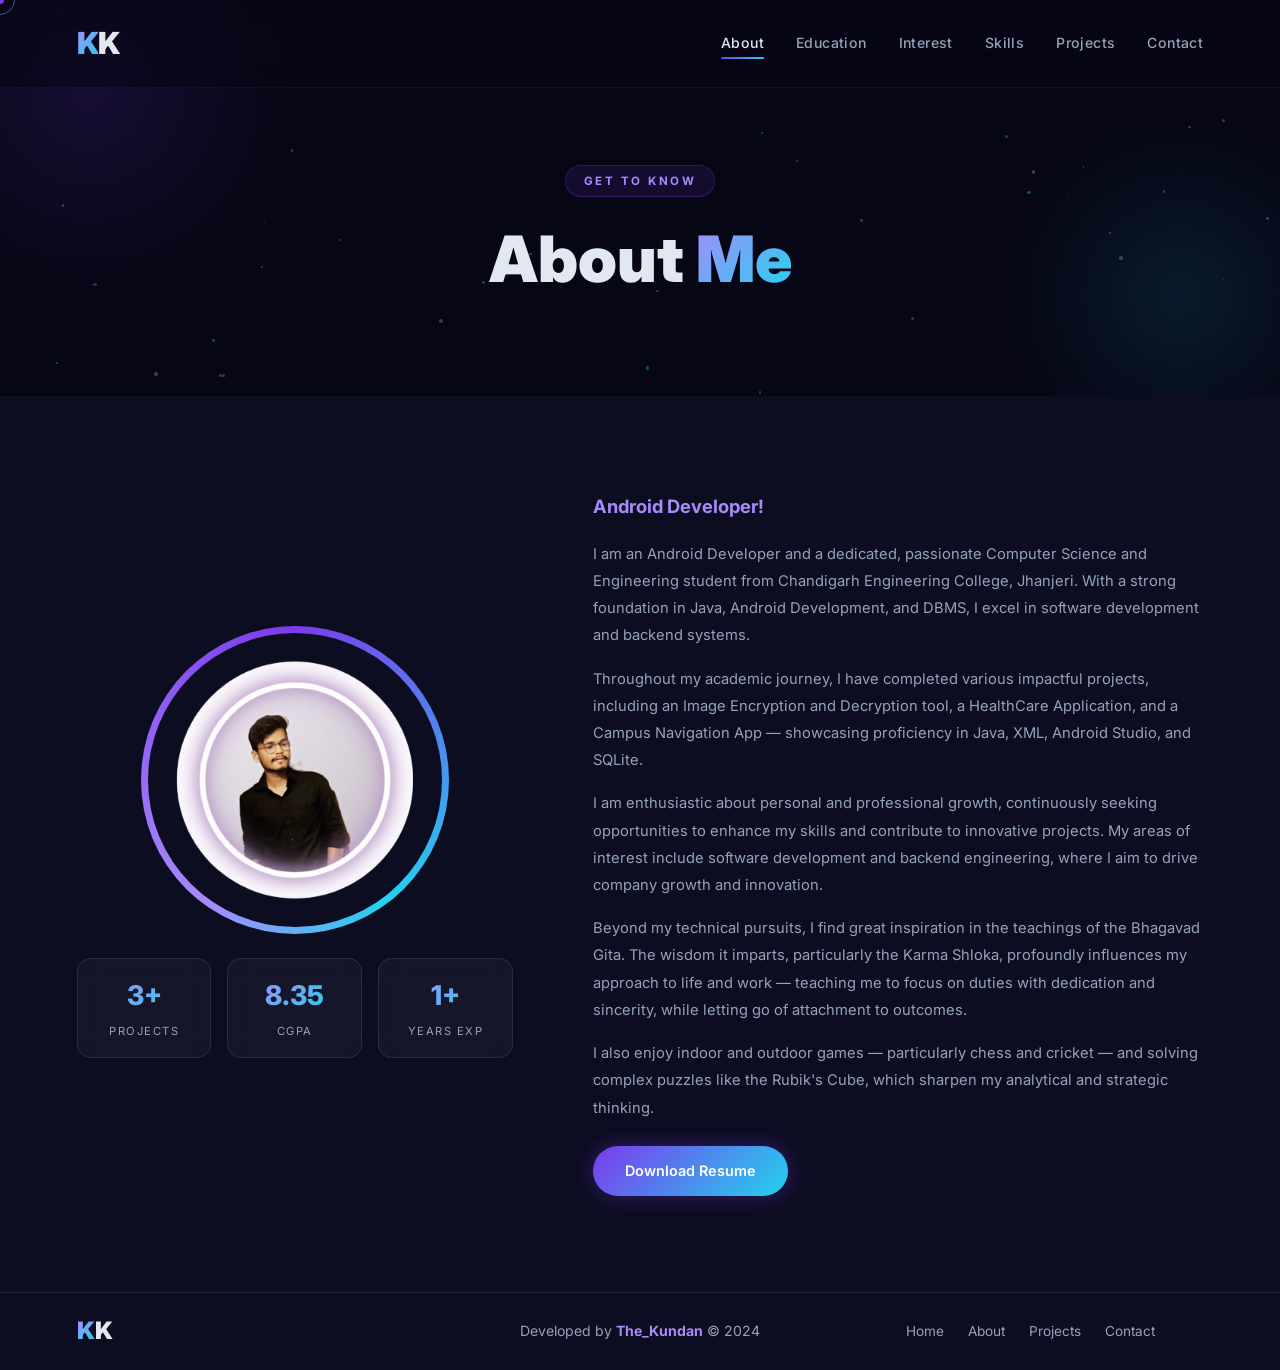
<file: about.html>
<!DOCTYPE html>
<html lang="en">

<head>
    <meta charset="UTF-8">
    <meta name="viewport" content="width=device-width, initial-scale=1.0">
    <link rel="icon" type="image/svg+xml" href="assets/images/favicon.svg">
    <title>About Me | Kundan Kumar</title>
    <link rel="stylesheet" href="assets/css/stylesheet.css">
    <link href='https://unpkg.com/boxicons@2.1.4/css/boxicons.min.css' rel='stylesheet'>
    <link rel="stylesheet" href="https://cdnjs.cloudflare.com/ajax/libs/font-awesome/6.0.0-beta3/css/all.min.css">
    <link rel="stylesheet" href="https://unpkg.com/aos@2.3.1/dist/aos.css">
    <link href="https://fonts.googleapis.com/css2?family=Inter:wght@300;400;500;600;700;800;900&display=swap" rel="stylesheet">
</head>

<body>

    <div class="scroll-progress" id="scrollProgress"></div>
    <div class="cursor" id="cursor"></div>
    <div class="cursor-follower" id="cursorFollower"></div>

    <!-- Header -->
    <header class="header" id="header">
        <a href="index.html" class="logo"><span>K</span>K</a>
        <nav class="navbar" id="navbar">
            <a href="about.html" class="nav-link">About</a>
            <a href="education.html" class="nav-link">Education</a>
            <a href="services.html" class="nav-link">Interest</a>
            <a href="skills.html" class="nav-link">Skills</a>
            <a href="projects.html" class="nav-link">Projects</a>
            <a href="contact.html" class="nav-link">Contact</a>
        </nav>
        <div class="menu-btn" id="menuBtn">
            <span></span><span></span><span></span>
        </div>
    </header>

    <!-- Page Banner -->
    <div class="page-banner">
        <div class="particles" id="particles"></div>
        <div class="banner-content">
            <span class="section-tag">Get To Know</span>
            <h1 class="banner-title">About <span>Me</span></h1>
        </div>
    </div>

    <!-- About Section -->
    <section class="about" id="about">
        <div class="about-content">
            <div class="about-img-col" data-aos="fade-right" data-aos-duration="900">
                <div class="img-wrapper">
                    <div class="img-border-ring"></div>
                    <img src="assets/images/pic2.png" alt="About Kundan">
                </div>
                <div class="about-stats">
                    <div class="stat">
                        <span class="stat-number">3+</span>
                        <span class="stat-label">Projects</span>
                    </div>
                    <div class="stat">
                        <span class="stat-number">8.35</span>
                        <span class="stat-label">CGPA</span>
                    </div>
                    <div class="stat">
                        <span class="stat-number">1+</span>
                        <span class="stat-label">Years Exp</span>
                    </div>
                </div>
            </div>
            <div class="about-text" data-aos="fade-left" data-aos-duration="900">
                <h4>Android Developer!</h4>
                <p>I am an Android Developer and a dedicated, passionate Computer Science and Engineering student from Chandigarh Engineering College, Jhanjeri. With a strong foundation in Java, Android Development, and DBMS, I excel in software development and backend systems.</p>
                <p>Throughout my academic journey, I have completed various impactful projects, including an Image Encryption and Decryption tool, a HealthCare Application, and a Campus Navigation App — showcasing proficiency in Java, XML, Android Studio, and SQLite.</p>
                <p>I am enthusiastic about personal and professional growth, continuously seeking opportunities to enhance my skills and contribute to innovative projects. My areas of interest include software development and backend engineering, where I aim to drive company growth and innovation.</p>
                <p>Beyond my technical pursuits, I find great inspiration in the teachings of the Bhagavad Gita. The wisdom it imparts, particularly the Karma Shloka, profoundly influences my approach to life and work — teaching me to focus on duties with dedication and sincerity, while letting go of attachment to outcomes.</p>
                <p>I also enjoy indoor and outdoor games — particularly chess and cricket — and solving complex puzzles like the Rubik's Cube, which sharpen my analytical and strategic thinking.</p>
                <a href="https://drive.google.com/file/d/1DSvhK-3ngInSVbsGZp3fw6tH8f1poHwX/view?usp=drive_link" class="btn-primary" target="_blank">Download Resume</a>
            </div>
        </div>
    </section>

    <!-- Footer -->
    <footer class="footer">
        <div class="footer-content">
            <div class="footer-logo"><span>K</span>K</div>
            <p>Developed by <span>The_Kundan</span> &copy; 2024</p>
            <div class="footer-links">
                <a href="index.html">Home</a>
                <a href="about.html">About</a>
                <a href="projects.html">Projects</a>
                <a href="contact.html">Contact</a>
            </div>
        </div>
    </footer>
    <a href="#" class="back-top" id="backTop"><i class='bx bx-chevron-up'></i></a>

    <script src="https://unpkg.com/aos@2.3.1/dist/aos.js"></script>
    <script src="assets/js/main.js"></script>
</body>

</html>
</file>
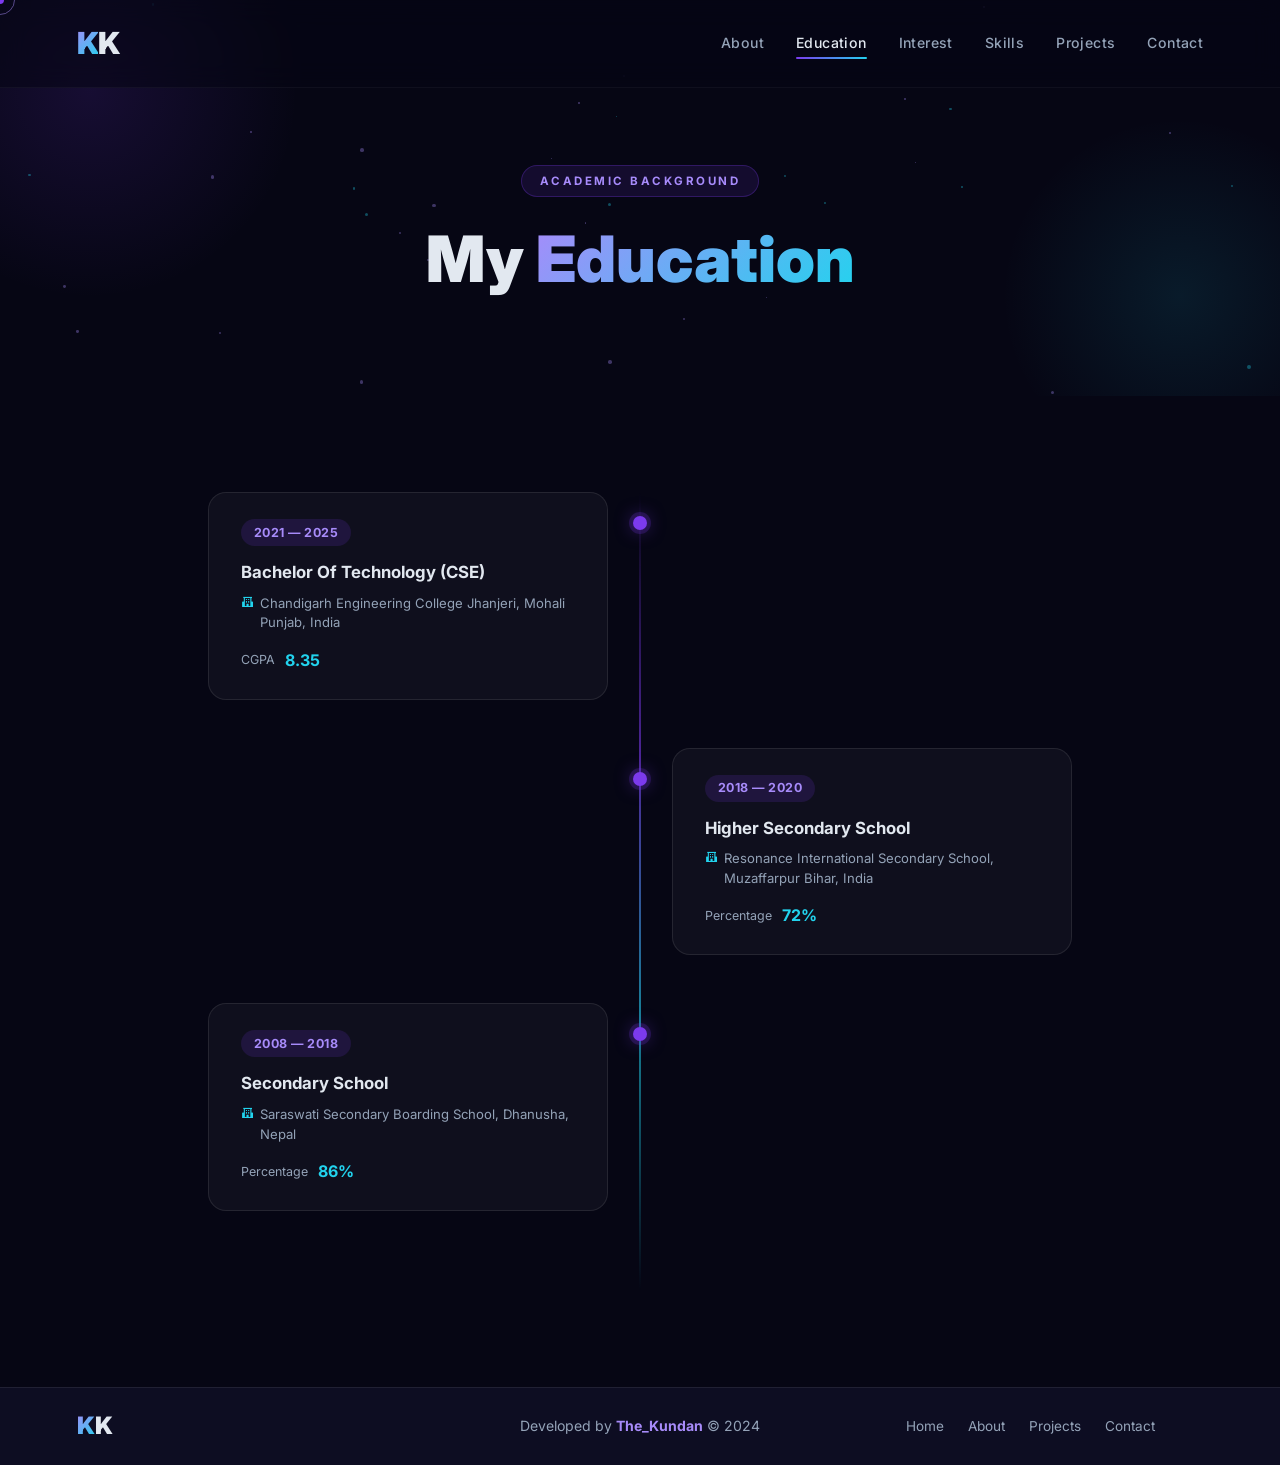
<file: education.html>
<!DOCTYPE html>
<html lang="en">

<head>
    <meta charset="UTF-8">
    <meta name="viewport" content="width=device-width, initial-scale=1.0">
    <link rel="icon" type="image/svg+xml" href="assets/images/favicon.svg">
    <title>Education | Kundan Kumar</title>
    <link rel="stylesheet" href="assets/css/stylesheet.css">
    <link href='https://unpkg.com/boxicons@2.1.4/css/boxicons.min.css' rel='stylesheet'>
    <link rel="stylesheet" href="https://cdnjs.cloudflare.com/ajax/libs/font-awesome/6.0.0-beta3/css/all.min.css">
    <link rel="stylesheet" href="https://unpkg.com/aos@2.3.1/dist/aos.css">
    <link href="https://fonts.googleapis.com/css2?family=Inter:wght@300;400;500;600;700;800;900&display=swap" rel="stylesheet">
</head>

<body>

    <div class="scroll-progress" id="scrollProgress"></div>
    <div class="cursor" id="cursor"></div>
    <div class="cursor-follower" id="cursorFollower"></div>

    <!-- Header -->
    <header class="header" id="header">
        <a href="index.html" class="logo"><span>K</span>K</a>
        <nav class="navbar" id="navbar">
            <a href="about.html" class="nav-link">About</a>
            <a href="education.html" class="nav-link">Education</a>
            <a href="services.html" class="nav-link">Interest</a>
            <a href="skills.html" class="nav-link">Skills</a>
            <a href="projects.html" class="nav-link">Projects</a>
            <a href="contact.html" class="nav-link">Contact</a>
        </nav>
        <div class="menu-btn" id="menuBtn">
            <span></span><span></span><span></span>
        </div>
    </header>

    <!-- Page Banner -->
    <div class="page-banner">
        <div class="particles" id="particles"></div>
        <div class="banner-content">
            <span class="section-tag">Academic Background</span>
            <h1 class="banner-title">My <span>Education</span></h1>
        </div>
    </div>

    <!-- Education Section -->
    <section class="education" id="education">
        <div class="timeline">
            <div class="timeline-item" data-aos="fade-right" data-aos-delay="100">
                <div class="timeline-dot"></div>
                <div class="timeline-card">
                    <div class="timeline-year">2021 — 2025</div>
                    <h3>Bachelor Of Technology (CSE)</h3>
                    <p class="institution"><i class='bx bxs-school'></i> Chandigarh Engineering College Jhanjeri, Mohali Punjab, India</p>
                    <div class="timeline-grade">
                        <span class="grade-label">CGPA</span>
                        <span class="grade-value">8.35</span>
                    </div>
                </div>
            </div>
            <div class="timeline-item right" data-aos="fade-left" data-aos-delay="200">
                <div class="timeline-dot"></div>
                <div class="timeline-card">
                    <div class="timeline-year">2018 — 2020</div>
                    <h3>Higher Secondary School</h3>
                    <p class="institution"><i class='bx bxs-school'></i> Resonance International Secondary School, Muzaffarpur Bihar, India</p>
                    <div class="timeline-grade">
                        <span class="grade-label">Percentage</span>
                        <span class="grade-value">72%</span>
                    </div>
                </div>
            </div>
            <div class="timeline-item" data-aos="fade-right" data-aos-delay="300">
                <div class="timeline-dot"></div>
                <div class="timeline-card">
                    <div class="timeline-year">2008 — 2018</div>
                    <h3>Secondary School</h3>
                    <p class="institution"><i class='bx bxs-school'></i> Saraswati Secondary Boarding School, Dhanusha, Nepal</p>
                    <div class="timeline-grade">
                        <span class="grade-label">Percentage</span>
                        <span class="grade-value">86%</span>
                    </div>
                </div>
            </div>
        </div>
    </section>

    <!-- Footer -->
    <footer class="footer">
        <div class="footer-content">
            <div class="footer-logo"><span>K</span>K</div>
            <p>Developed by <span>The_Kundan</span> &copy; 2024</p>
            <div class="footer-links">
                <a href="index.html">Home</a>
                <a href="about.html">About</a>
                <a href="projects.html">Projects</a>
                <a href="contact.html">Contact</a>
            </div>
        </div>
    </footer>
    <a href="#" class="back-top" id="backTop"><i class='bx bx-chevron-up'></i></a>

    <script src="https://unpkg.com/aos@2.3.1/dist/aos.js"></script>
    <script src="assets/js/main.js"></script>
</body>

</html>
</file>
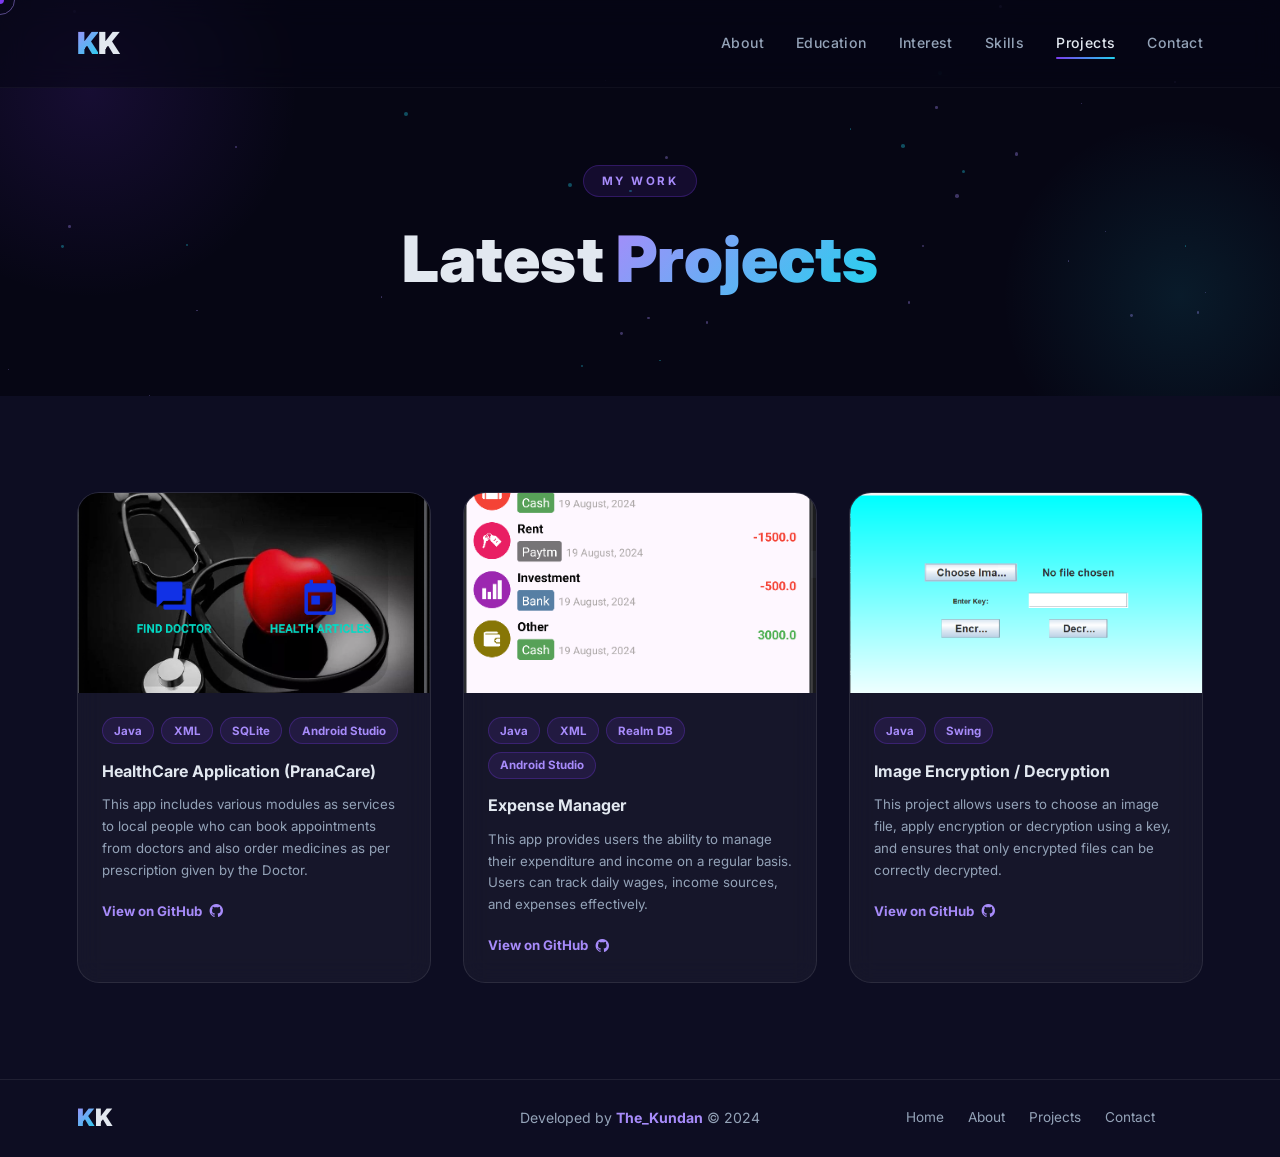
<file: projects.html>
<!DOCTYPE html>
<html lang="en">

<head>
    <meta charset="UTF-8">
    <meta name="viewport" content="width=device-width, initial-scale=1.0">
    <link rel="icon" type="image/svg+xml" href="assets/images/favicon.svg">
    <title>Projects | Kundan Kumar</title>
    <link rel="stylesheet" href="assets/css/stylesheet.css">
    <link href='https://unpkg.com/boxicons@2.1.4/css/boxicons.min.css' rel='stylesheet'>
    <link rel="stylesheet" href="https://cdnjs.cloudflare.com/ajax/libs/font-awesome/6.0.0-beta3/css/all.min.css">
    <link rel="stylesheet" href="https://unpkg.com/aos@2.3.1/dist/aos.css">
    <link href="https://fonts.googleapis.com/css2?family=Inter:wght@300;400;500;600;700;800;900&display=swap" rel="stylesheet">
</head>

<body>

    <div class="scroll-progress" id="scrollProgress"></div>
    <div class="cursor" id="cursor"></div>
    <div class="cursor-follower" id="cursorFollower"></div>

    <!-- Header -->
    <header class="header" id="header">
        <a href="index.html" class="logo"><span>K</span>K</a>
        <nav class="navbar" id="navbar">
            <a href="about.html" class="nav-link">About</a>
            <a href="education.html" class="nav-link">Education</a>
            <a href="services.html" class="nav-link">Interest</a>
            <a href="skills.html" class="nav-link">Skills</a>
            <a href="projects.html" class="nav-link">Projects</a>
            <a href="contact.html" class="nav-link">Contact</a>
        </nav>
        <div class="menu-btn" id="menuBtn">
            <span></span><span></span><span></span>
        </div>
    </header>

    <!-- Page Banner -->
    <div class="page-banner">
        <div class="particles" id="particles"></div>
        <div class="banner-content">
            <span class="section-tag">My Work</span>
            <h1 class="banner-title">Latest <span>Projects</span></h1>
        </div>
    </div>

    <!-- Projects Section -->
    <section class="projects" id="project">
        <div class="projects-grid">
            <div class="project-card" data-aos="fade-up" data-aos-delay="100">
                <div class="project-img">
                    <img src="assets/images/project1.png" alt="HealthCare App">
                    <div class="project-overlay">
                        <a href="https://github.com/The-Kundan/HealthCare-Application" class="overlay-btn" target="_blank">View Project <i class='bx bx-link-external'></i></a>
                    </div>
                </div>
                <div class="project-info">
                    <div class="project-tags">
                        <span>Java</span><span>XML</span><span>SQLite</span><span>Android Studio</span>
                    </div>
                    <h4>HealthCare Application (PranaCare)</h4>
                    <p>This app includes various modules as services to local people who can book appointments from doctors and also order medicines as per prescription given by the Doctor.</p>
                    <a href="https://github.com/The-Kundan/HealthCare-Application" class="project-link" target="_blank">View on GitHub <i class='bx bxl-github'></i></a>
                </div>
            </div>
            <div class="project-card" data-aos="fade-up" data-aos-delay="200">
                <div class="project-img">
                    <img src="assets/images/Project2.png" alt="Expense Manager">
                    <div class="project-overlay">
                        <a href="https://github.com/The-Kundan/ExpenseManager" class="overlay-btn" target="_blank">View Project <i class='bx bx-link-external'></i></a>
                    </div>
                </div>
                <div class="project-info">
                    <div class="project-tags">
                        <span>Java</span><span>XML</span><span>Realm DB</span><span>Android Studio</span>
                    </div>
                    <h4>Expense Manager</h4>
                    <p>This app provides users the ability to manage their expenditure and income on a regular basis. Users can track daily wages, income sources, and expenses effectively.</p>
                    <a href="https://github.com/The-Kundan/ExpenseManager" class="project-link" target="_blank">View on GitHub <i class='bx bxl-github'></i></a>
                </div>
            </div>
            <div class="project-card" data-aos="fade-up" data-aos-delay="300">
                <div class="project-img">
                    <img src="assets/images/project3.png" alt="Image Encryption">
                    <div class="project-overlay">
                        <a href="https://github.com/The-Kundan/Image_Encryption_And_Decryption/tree/master" class="overlay-btn" target="_blank">View Project <i class='bx bx-link-external'></i></a>
                    </div>
                </div>
                <div class="project-info">
                    <div class="project-tags">
                        <span>Java</span><span>Swing</span>
                    </div>
                    <h4>Image Encryption / Decryption</h4>
                    <p>This project allows users to choose an image file, apply encryption or decryption using a key, and ensures that only encrypted files can be correctly decrypted.</p>
                    <a href="https://github.com/The-Kundan/Image_Encryption_And_Decryption/tree/master" class="project-link" target="_blank">View on GitHub <i class='bx bxl-github'></i></a>
                </div>
            </div>
        </div>
    </section>

    <!-- Footer -->
    <footer class="footer">
        <div class="footer-content">
            <div class="footer-logo"><span>K</span>K</div>
            <p>Developed by <span>The_Kundan</span> &copy; 2024</p>
            <div class="footer-links">
                <a href="index.html">Home</a>
                <a href="about.html">About</a>
                <a href="projects.html">Projects</a>
                <a href="contact.html">Contact</a>
            </div>
        </div>
    </footer>
    <a href="#" class="back-top" id="backTop"><i class='bx bx-chevron-up'></i></a>

    <script src="https://unpkg.com/aos@2.3.1/dist/aos.js"></script>
    <script src="assets/js/main.js"></script>
</body>

</html>
</file>
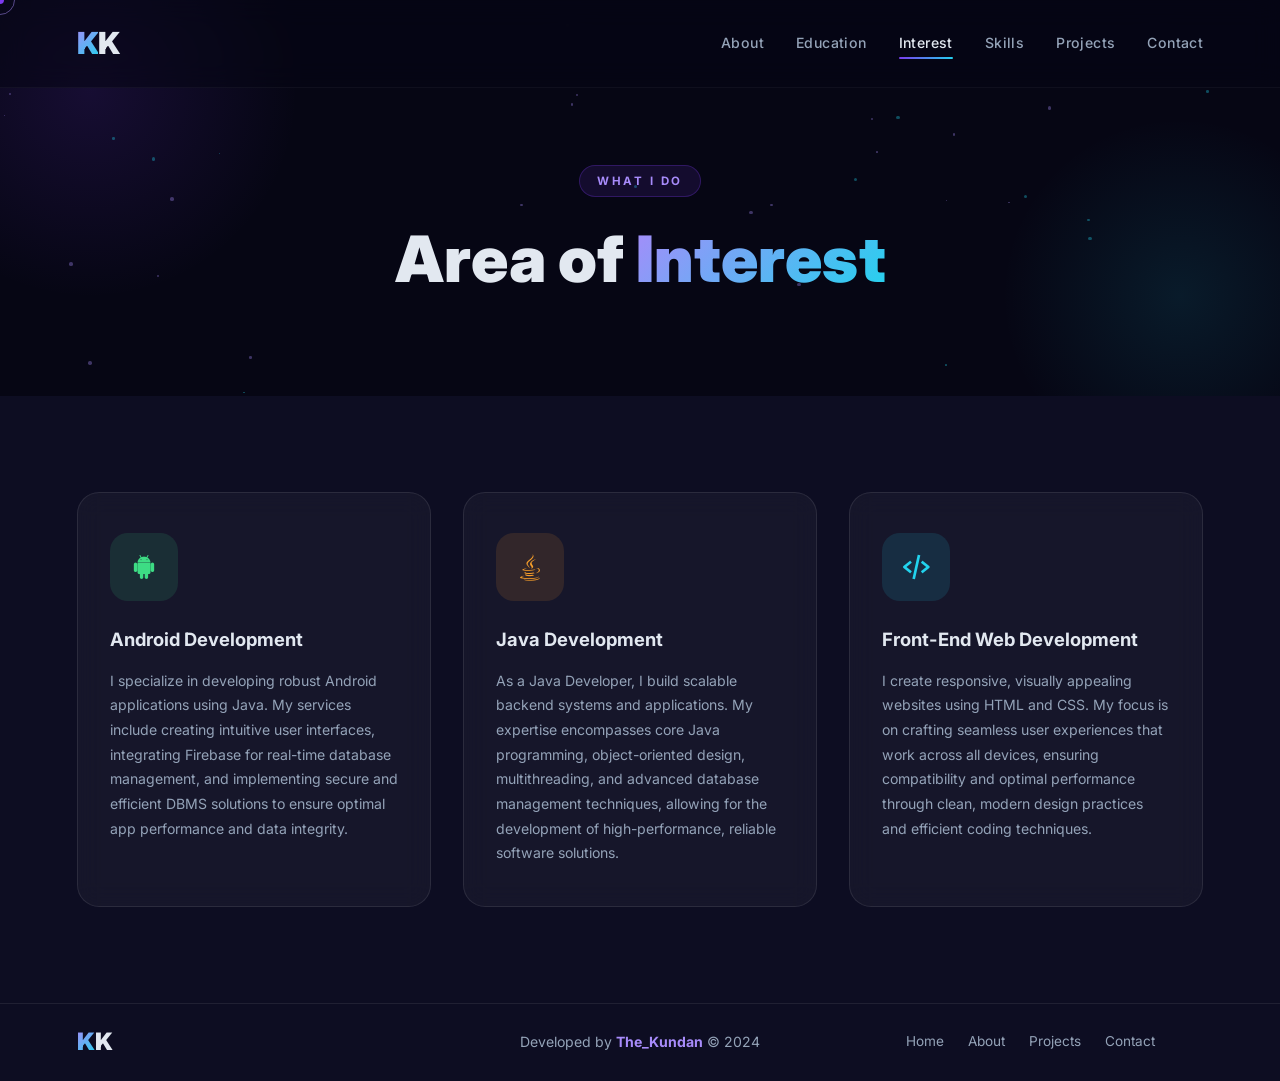
<file: services.html>
<!DOCTYPE html>
<html lang="en">

<head>
    <meta charset="UTF-8">
    <meta name="viewport" content="width=device-width, initial-scale=1.0">
    <link rel="icon" type="image/svg+xml" href="assets/images/favicon.svg">
    <title>Interest | Kundan Kumar</title>
    <link rel="stylesheet" href="assets/css/stylesheet.css">
    <link href='https://unpkg.com/boxicons@2.1.4/css/boxicons.min.css' rel='stylesheet'>
    <link rel="stylesheet" href="https://cdnjs.cloudflare.com/ajax/libs/font-awesome/6.0.0-beta3/css/all.min.css">
    <link rel="stylesheet" href="https://unpkg.com/aos@2.3.1/dist/aos.css">
    <link href="https://fonts.googleapis.com/css2?family=Inter:wght@300;400;500;600;700;800;900&display=swap" rel="stylesheet">
</head>

<body>

    <div class="scroll-progress" id="scrollProgress"></div>
    <div class="cursor" id="cursor"></div>
    <div class="cursor-follower" id="cursorFollower"></div>

    <!-- Header -->
    <header class="header" id="header">
        <a href="index.html" class="logo"><span>K</span>K</a>
        <nav class="navbar" id="navbar">
            <a href="about.html" class="nav-link">About</a>
            <a href="education.html" class="nav-link">Education</a>
            <a href="services.html" class="nav-link">Interest</a>
            <a href="skills.html" class="nav-link">Skills</a>
            <a href="projects.html" class="nav-link">Projects</a>
            <a href="contact.html" class="nav-link">Contact</a>
        </nav>
        <div class="menu-btn" id="menuBtn">
            <span></span><span></span><span></span>
        </div>
    </header>

    <!-- Page Banner -->
    <div class="page-banner">
        <div class="particles" id="particles"></div>
        <div class="banner-content">
            <span class="section-tag">What I Do</span>
            <h1 class="banner-title">Area of <span>Interest</span></h1>
        </div>
    </div>

    <!-- Services Section -->
    <section class="services" id="services">
        <div class="services-grid">
            <div class="service-card" data-aos="fade-up" data-aos-delay="100">
                <div class="service-icon android"><i class='bx bxl-android'></i></div>
                <h3>Android Development</h3>
                <p>I specialize in developing robust Android applications using Java. My services include creating intuitive user interfaces, integrating Firebase for real-time database management, and implementing secure and efficient DBMS solutions to ensure optimal app performance and data integrity.</p>
            </div>
            <div class="service-card" data-aos="fade-up" data-aos-delay="200">
                <div class="service-icon java"><i class='bx bxl-java'></i></div>
                <h3>Java Development</h3>
                <p>As a Java Developer, I build scalable backend systems and applications. My expertise encompasses core Java programming, object-oriented design, multithreading, and advanced database management techniques, allowing for the development of high-performance, reliable software solutions.</p>
            </div>
            <div class="service-card" data-aos="fade-up" data-aos-delay="300">
                <div class="service-icon web"><i class='bx bx-code-alt'></i></div>
                <h3>Front-End Web Development</h3>
                <p>I create responsive, visually appealing websites using HTML and CSS. My focus is on crafting seamless user experiences that work across all devices, ensuring compatibility and optimal performance through clean, modern design practices and efficient coding techniques.</p>
            </div>
        </div>
    </section>

    <!-- Footer -->
    <footer class="footer">
        <div class="footer-content">
            <div class="footer-logo"><span>K</span>K</div>
            <p>Developed by <span>The_Kundan</span> &copy; 2024</p>
            <div class="footer-links">
                <a href="index.html">Home</a>
                <a href="about.html">About</a>
                <a href="projects.html">Projects</a>
                <a href="contact.html">Contact</a>
            </div>
        </div>
    </footer>
    <a href="#" class="back-top" id="backTop"><i class='bx bx-chevron-up'></i></a>

    <script src="https://unpkg.com/aos@2.3.1/dist/aos.js"></script>
    <script src="assets/js/main.js"></script>
</body>

</html>
</file>
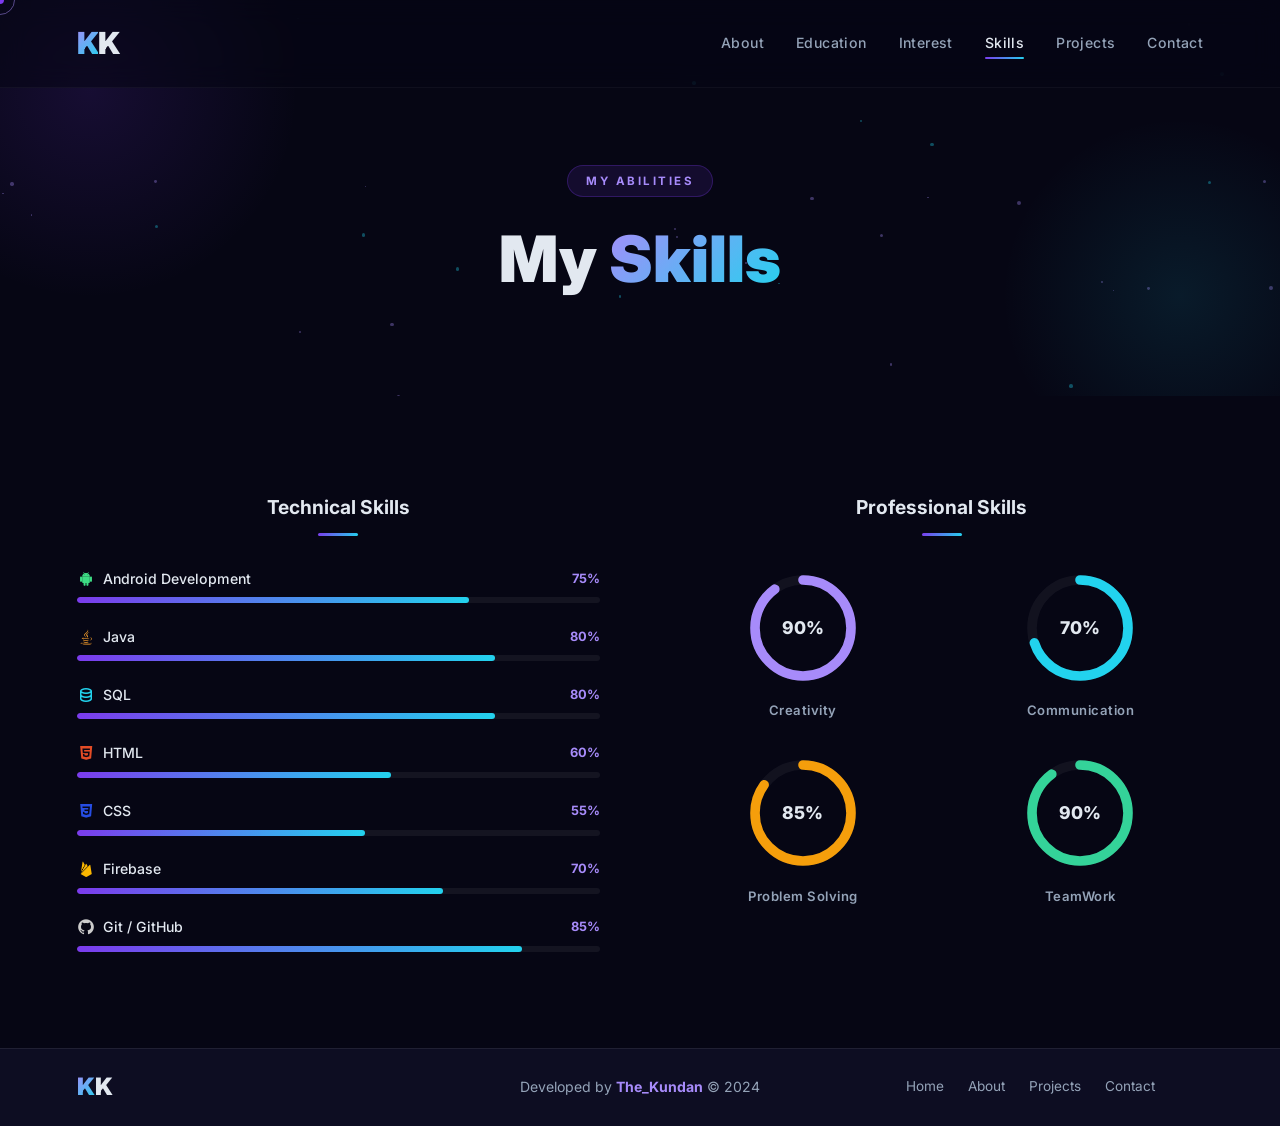
<file: skills.html>
<!DOCTYPE html>
<html lang="en">

<head>
    <meta charset="UTF-8">
    <meta name="viewport" content="width=device-width, initial-scale=1.0">
    <link rel="icon" type="image/svg+xml" href="assets/images/favicon.svg">
    <title>Skills | Kundan Kumar</title>
    <link rel="stylesheet" href="assets/css/stylesheet.css">
    <link href='https://unpkg.com/boxicons@2.1.4/css/boxicons.min.css' rel='stylesheet'>
    <link rel="stylesheet" href="https://cdnjs.cloudflare.com/ajax/libs/font-awesome/6.0.0-beta3/css/all.min.css">
    <link rel="stylesheet" href="https://unpkg.com/aos@2.3.1/dist/aos.css">
    <link href="https://fonts.googleapis.com/css2?family=Inter:wght@300;400;500;600;700;800;900&display=swap" rel="stylesheet">
</head>

<body>

    <div class="scroll-progress" id="scrollProgress"></div>
    <div class="cursor" id="cursor"></div>
    <div class="cursor-follower" id="cursorFollower"></div>

    <!-- Header -->
    <header class="header" id="header">
        <a href="index.html" class="logo"><span>K</span>K</a>
        <nav class="navbar" id="navbar">
            <a href="about.html" class="nav-link">About</a>
            <a href="education.html" class="nav-link">Education</a>
            <a href="services.html" class="nav-link">Interest</a>
            <a href="skills.html" class="nav-link">Skills</a>
            <a href="projects.html" class="nav-link">Projects</a>
            <a href="contact.html" class="nav-link">Contact</a>
        </nav>
        <div class="menu-btn" id="menuBtn">
            <span></span><span></span><span></span>
        </div>
    </header>

    <!-- Page Banner -->
    <div class="page-banner">
        <div class="particles" id="particles"></div>
        <div class="banner-content">
            <span class="section-tag">My Abilities</span>
            <h1 class="banner-title">My <span>Skills</span></h1>
        </div>
    </div>

    <!-- Skills Section -->
    <section class="skills" id="skills">
        <div class="skills-content">
            <div class="technical-skills" data-aos="fade-right" data-aos-duration="900">
                <h3 class="skills-sub-title">Technical Skills</h3>
                <div class="skill-bars">
                    <div class="skill-item">
                        <div class="skill-header">
                            <div class="skill-name"><i class='bx bxl-android' style="color:#3ddc84"></i><span>Android Development</span></div>
                            <span class="skill-percent">75%</span>
                        </div>
                        <div class="skill-bar"><div class="skill-fill" data-width="75"></div></div>
                    </div>
                    <div class="skill-item">
                        <div class="skill-header">
                            <div class="skill-name"><i class='bx bxl-java' style="color:#f89f2b"></i><span>Java</span></div>
                            <span class="skill-percent">80%</span>
                        </div>
                        <div class="skill-bar"><div class="skill-fill" data-width="80"></div></div>
                    </div>
                    <div class="skill-item">
                        <div class="skill-header">
                            <div class="skill-name"><i class='bx bx-data' style="color:#22d3ee"></i><span>SQL</span></div>
                            <span class="skill-percent">80%</span>
                        </div>
                        <div class="skill-bar"><div class="skill-fill" data-width="80"></div></div>
                    </div>
                    <div class="skill-item">
                        <div class="skill-header">
                            <div class="skill-name"><i class='bx bxl-html5' style="color:#e34c26"></i><span>HTML</span></div>
                            <span class="skill-percent">60%</span>
                        </div>
                        <div class="skill-bar"><div class="skill-fill" data-width="60"></div></div>
                    </div>
                    <div class="skill-item">
                        <div class="skill-header">
                            <div class="skill-name"><i class='bx bxl-css3' style="color:#264de4"></i><span>CSS</span></div>
                            <span class="skill-percent">55%</span>
                        </div>
                        <div class="skill-bar"><div class="skill-fill" data-width="55"></div></div>
                    </div>
                    <div class="skill-item">
                        <div class="skill-header">
                            <div class="skill-name"><i class='bx bxl-firebase' style="color:#fab700"></i><span>Firebase</span></div>
                            <span class="skill-percent">70%</span>
                        </div>
                        <div class="skill-bar"><div class="skill-fill" data-width="70"></div></div>
                    </div>
                    <div class="skill-item">
                        <div class="skill-header">
                            <div class="skill-name"><i class='bx bxl-github' style="color:#ccc"></i><span>Git / GitHub</span></div>
                            <span class="skill-percent">85%</span>
                        </div>
                        <div class="skill-bar"><div class="skill-fill" data-width="85"></div></div>
                    </div>
                </div>
            </div>
            <div class="professional-skills" data-aos="fade-left" data-aos-duration="900">
                <h3 class="skills-sub-title">Professional Skills</h3>
                <div class="prof-skills-grid">
                    <div class="prof-skill">
                        <div class="circle-progress" data-percent="90">
                            <svg viewBox="0 0 100 100">
                                <circle class="bg-circle" cx="50" cy="50" r="40"/>
                                <circle class="prog-circle c1" cx="50" cy="50" r="40"/>
                            </svg>
                            <div class="circle-text"><span class="circle-percent">90%</span></div>
                        </div>
                        <p>Creativity</p>
                    </div>
                    <div class="prof-skill">
                        <div class="circle-progress" data-percent="70">
                            <svg viewBox="0 0 100 100">
                                <circle class="bg-circle" cx="50" cy="50" r="40"/>
                                <circle class="prog-circle c2" cx="50" cy="50" r="40"/>
                            </svg>
                            <div class="circle-text"><span class="circle-percent">70%</span></div>
                        </div>
                        <p>Communication</p>
                    </div>
                    <div class="prof-skill">
                        <div class="circle-progress" data-percent="85">
                            <svg viewBox="0 0 100 100">
                                <circle class="bg-circle" cx="50" cy="50" r="40"/>
                                <circle class="prog-circle c3" cx="50" cy="50" r="40"/>
                            </svg>
                            <div class="circle-text"><span class="circle-percent">85%</span></div>
                        </div>
                        <p>Problem Solving</p>
                    </div>
                    <div class="prof-skill">
                        <div class="circle-progress" data-percent="90">
                            <svg viewBox="0 0 100 100">
                                <circle class="bg-circle" cx="50" cy="50" r="40"/>
                                <circle class="prog-circle c4" cx="50" cy="50" r="40"/>
                            </svg>
                            <div class="circle-text"><span class="circle-percent">90%</span></div>
                        </div>
                        <p>TeamWork</p>
                    </div>
                </div>
            </div>
        </div>
    </section>

    <!-- Footer -->
    <footer class="footer">
        <div class="footer-content">
            <div class="footer-logo"><span>K</span>K</div>
            <p>Developed by <span>The_Kundan</span> &copy; 2024</p>
            <div class="footer-links">
                <a href="index.html">Home</a>
                <a href="about.html">About</a>
                <a href="projects.html">Projects</a>
                <a href="contact.html">Contact</a>
            </div>
        </div>
    </footer>
    <a href="#" class="back-top" id="backTop"><i class='bx bx-chevron-up'></i></a>

    <script src="https://unpkg.com/aos@2.3.1/dist/aos.js"></script>
    <script src="assets/js/main.js"></script>
</body>

</html>
</file>
<file: assets/css/stylesheet.css>
/* ============================================================
   KUNDAN KUMAR PORTFOLIO — Dark Cosmic Design
   ============================================================ */

/* ===== CSS VARIABLES ===== */
:root {
    --bg: #060614;
    --bg2: #0d0d22;
    --primary: #7c3aed;
    --primary-l: #a78bfa;
    --secondary: #22d3ee;
    --accent: #f59e0b;
    --text: #e2e8f0;
    --muted: #94a3b8;
    --border: rgba(255,255,255,0.08);
    --glass: rgba(255,255,255,0.04);
    --glass-b: rgba(255,255,255,0.09);
    --shadow: rgba(124,58,237,0.25);
    --gradient: linear-gradient(135deg, #7c3aed, #22d3ee);
    --gradient-t: linear-gradient(135deg, #a78bfa, #22d3ee);
    --ease: all 0.3s ease;
}

/* ===== RESET ===== */
*, *::before, *::after { margin:0; padding:0; box-sizing:border-box; }
html { scroll-behavior: smooth; overflow-x: hidden; }
body {
    font-family: 'Inter', 'Poppins', sans-serif;
    background: var(--bg);
    color: var(--text);
    overflow-x: hidden;
    line-height: 1.6;
}
a { text-decoration: none; }
img { max-width: 100%; }

/* ===== SCROLL PROGRESS ===== */
.scroll-progress {
    position: fixed;
    top: 0; left: 0;
    height: 3px;
    background: var(--gradient);
    z-index: 9999;
    width: 0%;
    transition: width 0.1s linear;
}

/* ===== CUSTOM CURSOR ===== */
.cursor {
    width: 8px; height: 8px;
    background: var(--primary);
    border-radius: 50%;
    position: fixed;
    pointer-events: none;
    z-index: 9998;
    transform: translate(-50%, -50%);
    transition: transform 0.1s ease;
}
.cursor-follower {
    width: 30px; height: 30px;
    border: 1.5px solid var(--primary-l);
    border-radius: 50%;
    position: fixed;
    pointer-events: none;
    z-index: 9997;
    transform: translate(-50%, -50%);
    transition: all 0.12s ease;
    opacity: 0.5;
}
@media (max-width: 768px) { .cursor, .cursor-follower { display: none; } }

/* ===== HEADER ===== */
.header {
    position: fixed;
    top: 0; left: 0;
    width: 100%;
    padding: 1.2rem 6%;
    display: flex;
    justify-content: space-between;
    align-items: center;
    z-index: 1000;
    transition: var(--ease);
    background: rgba(6,6,20,0.55);
    backdrop-filter: blur(14px);
    -webkit-backdrop-filter: blur(14px);
    border-bottom: 1px solid rgba(255,255,255,0.04);
}
.header.scrolled {
    background: rgba(6,6,20,0.96);
    backdrop-filter: blur(28px);
    -webkit-backdrop-filter: blur(28px);
    border-bottom: 1px solid var(--border);
    padding: 0.75rem 6%;
    box-shadow: 0 4px 24px rgba(0,0,0,0.3);
}
.logo {
    font-size: 1.9rem;
    font-weight: 900;
    color: var(--text);
    letter-spacing: -1px;
}
.logo span {
    background: var(--gradient-t);
    -webkit-background-clip: text;
    -webkit-text-fill-color: transparent;
    background-clip: text;
}
.navbar { display: flex; gap: 2rem; align-items: center; }
.nav-link {
    color: var(--muted);
    font-size: 0.88rem;
    font-weight: 500;
    letter-spacing: 0.4px;
    position: relative;
    transition: var(--ease);
}
.nav-link::after {
    content: '';
    position: absolute;
    bottom: -4px; left: 0;
    width: 0; height: 2px;
    background: var(--gradient);
    border-radius: 2px;
    transition: width 0.3s ease;
}
.nav-link:hover, .nav-link.active { color: var(--text); }
.nav-link:hover::after, .nav-link.active::after { width: 100%; }

/* Hamburger */
.menu-btn {
    display: none;
    flex-direction: column;
    gap: 5px;
    cursor: pointer;
    padding: 4px;
    z-index: 1001;
}
.menu-btn span {
    display: block;
    width: 24px; height: 2px;
    background: var(--text);
    border-radius: 2px;
    transition: var(--ease);
}
.menu-btn.active span:nth-child(1) { transform: rotate(45deg) translate(5px,5px); }
.menu-btn.active span:nth-child(2) { opacity: 0; width: 0; }
.menu-btn.active span:nth-child(3) { transform: rotate(-45deg) translate(5px,-5px); }

/* ===== SECTION BASE ===== */
section { padding: 6rem 6%; position: relative; }
.section-header { text-align: center; margin-bottom: 4rem; }
.section-tag {
    display: inline-block;
    padding: 0.35rem 1.1rem;
    background: rgba(124,58,237,0.12);
    border: 1px solid rgba(124,58,237,0.28);
    border-radius: 50px;
    font-size: 0.72rem;
    font-weight: 700;
    color: var(--primary-l);
    text-transform: uppercase;
    letter-spacing: 2.5px;
    margin-bottom: 0.9rem;
}
.section-header h2 {
    font-size: clamp(2rem, 4vw, 3rem);
    font-weight: 800;
    line-height: 1.1;
}
.section-header h2 span {
    background: var(--gradient-t);
    -webkit-background-clip: text;
    -webkit-text-fill-color: transparent;
    background-clip: text;
}

/* ===== BUTTONS ===== */
.btn-primary {
    display: inline-flex;
    align-items: center;
    gap: 0.5rem;
    padding: 0.85rem 2rem;
    background: var(--gradient);
    color: #fff;
    border-radius: 50px;
    font-size: 0.9rem;
    font-weight: 600;
    border: none;
    cursor: pointer;
    transition: var(--ease);
    box-shadow: 0 0 20px rgba(124,58,237,0.35);
}
.btn-primary:hover {
    transform: translateY(-2px);
    box-shadow: 0 12px 30px rgba(124,58,237,0.55);
}
.btn-secondary {
    display: inline-flex;
    align-items: center;
    gap: 0.5rem;
    padding: 0.85rem 2rem;
    background: transparent;
    color: var(--text);
    border-radius: 50px;
    font-size: 0.9rem;
    font-weight: 600;
    border: 1.5px solid var(--border);
    transition: var(--ease);
}
.btn-secondary:hover {
    border-color: var(--primary);
    background: rgba(124,58,237,0.1);
    transform: translateY(-2px);
}

/* ============================================================
   HOME SECTION
   ============================================================ */
.home {
    min-height: 100vh;
    display: flex;
    align-items: center;
    justify-content: center;
    position: relative;
    overflow: hidden;
    padding: 0 6%;
}

/* Glow blobs in background */
.home::before {
    content: '';
    position: absolute;
    top: -150px; left: -150px;
    width: 500px; height: 500px;
    background: radial-gradient(circle, rgba(124,58,237,0.18) 0%, transparent 70%);
    border-radius: 50%;
    pointer-events: none;
}
.home::after {
    content: '';
    position: absolute;
    bottom: -150px; right: -100px;
    width: 450px; height: 450px;
    background: radial-gradient(circle, rgba(34,211,238,0.12) 0%, transparent 70%);
    border-radius: 50%;
    pointer-events: none;
}

/* Particles */
.particles {
    position: absolute;
    inset: 0;
    overflow: hidden;
    z-index: 0;
}
.particle {
    position: absolute;
    border-radius: 50%;
    background: var(--primary-l);
    opacity: 0.35;
    animation: float-p var(--dur, 9s) ease-in-out infinite;
    animation-delay: var(--del, 0s);
}
@keyframes float-p {
    0%,100% { transform: translateY(0) translateX(0) scale(1); opacity: 0.2; }
    33%      { transform: translateY(-35px) translateX(18px) scale(1.1); opacity: 0.5; }
    66%      { transform: translateY(-15px) translateX(-22px) scale(0.9); opacity: 0.3; }
}

/* Home layout */
.home-content {
    display: flex;
    align-items: center;
    justify-content: space-between;
    gap: 3rem;
    max-width: 1200px;
    width: 100%;
    z-index: 1;
    position: relative;
}
.home-text { flex: 1; }

/* Entrance animations */
.greeting {
    font-size: 0.95rem;
    color: var(--secondary);
    font-weight: 600;
    letter-spacing: 3px;
    text-transform: uppercase;
    margin-bottom: 0.6rem;
    opacity: 0;
    animation: rise 0.8s ease 0.3s forwards;
}
.name {
    font-size: clamp(2.4rem, 5.5vw, 4.2rem);
    font-weight: 900;
    line-height: 1.05;
    margin-bottom: 0.5rem;
    opacity: 0;
    animation: rise 0.8s ease 0.5s forwards;
}
.name span {
    background: var(--gradient-t);
    -webkit-background-clip: text;
    -webkit-text-fill-color: transparent;
    background-clip: text;
}
.role {
    font-size: 1.3rem;
    font-weight: 600;
    color: var(--muted);
    margin-bottom: 1.4rem;
    opacity: 0;
    animation: rise 0.8s ease 0.7s forwards;
    min-height: 2rem;
}
.role .typed-text { color: var(--primary-l); }
.cursor-blink { animation: blink 1s steps(1) infinite; color: var(--secondary); }
@keyframes blink { 0%,100% { opacity: 1; } 50% { opacity: 0; } }

.bio {
    font-size: 0.95rem;
    color: var(--muted);
    line-height: 1.85;
    margin-bottom: 1.8rem;
    max-width: 520px;
    opacity: 0;
    animation: rise 0.8s ease 0.9s forwards;
}
.social-links {
    display: flex;
    gap: 0.7rem;
    margin-bottom: 1.8rem;
    opacity: 0;
    animation: rise 0.8s ease 1.1s forwards;
}
.social-btn {
    display: flex;
    align-items: center;
    justify-content: center;
    width: 44px; height: 44px;
    border-radius: 50%;
    border: 1.5px solid var(--border);
    background: var(--glass);
    color: var(--muted);
    font-size: 1.2rem;
    transition: var(--ease);
    backdrop-filter: blur(10px);
}
.social-btn img {
    width: 18px; height: 18px;
    filter: brightness(0) invert(0.65);
    transition: var(--ease);
}
.social-btn:hover {
    border-color: var(--primary);
    background: rgba(124,58,237,0.18);
    color: var(--primary-l);
    transform: translateY(-3px);
    box-shadow: 0 10px 22px rgba(124,58,237,0.3);
}
.social-btn:hover img { filter: brightness(0) invert(1); }

.cta-buttons {
    display: flex;
    gap: 1rem;
    flex-wrap: wrap;
    opacity: 0;
    animation: rise 0.8s ease 1.3s forwards;
}

/* Profile Image Ring */
.home-img {
    flex: 0 0 auto;
    opacity: 0;
    animation: rise 0.9s ease 0.6s forwards;
}
.img-wrapper {
    position: relative;
    width: 360px; height: 360px;
    --ring-bg: var(--bg);
}
.img-border-ring {
    position: absolute;
    inset: -4px;
    border-radius: 50%;
    background: conic-gradient(from 0deg, #7c3aed 0%, #22d3ee 40%, #a78bfa 60%, #7c3aed 100%);
    animation: spin-ring 5s linear infinite;
    z-index: 0;
}
.img-wrapper::after {
    content: '';
    position: absolute;
    inset: 3px;
    border-radius: 50%;
    background: var(--ring-bg);
    z-index: 1;
}
.img-wrapper img {
    position: absolute;
    inset: 8px;
    width: calc(100% - 16px);
    height: calc(100% - 16px);
    border-radius: 50%;
    object-fit: cover;
    z-index: 2;
    transition: transform 0.5s ease;
}
.img-wrapper img:hover { transform: scale(1.04); }

/* About section circular photo — matches section background */
.about-img-col .img-wrapper {
    --ring-bg: var(--bg2);
    width: 300px;
    height: 300px;
    margin: 0 auto;
}
@keyframes spin-ring { 100% { transform: rotate(360deg); } }

/* Scroll indicator */
.scroll-indicator {
    position: absolute;
    bottom: 2rem;
    left: 50%;
    transform: translateX(-50%);
    display: flex;
    flex-direction: column;
    align-items: center;
    gap: 0.5rem;
    opacity: 0;
    animation: fadeUp 1s ease 2.2s forwards;
}
.mouse {
    width: 24px; height: 38px;
    border: 2px solid rgba(255,255,255,0.2);
    border-radius: 14px;
    position: relative;
}
.wheel {
    position: absolute;
    width: 4px; height: 7px;
    background: var(--primary-l);
    border-radius: 2px;
    top: 6px;
    left: 50%;
    transform: translateX(-50%);
    animation: scroll-w 1.6s ease infinite;
}
@keyframes scroll-w { 0% { top:6px; opacity:1; } 100% { top:22px; opacity:0; } }
.scroll-indicator span { font-size: 0.65rem; color: var(--muted); letter-spacing: 2px; text-transform: uppercase; }

@keyframes rise {
    from { opacity:0; transform: translateY(28px); }
    to   { opacity:1; transform: translateY(0); }
}
@keyframes fadeUp {
    from { opacity: 0; transform: translateX(-50%) translateY(10px); }
    to   { opacity: 0.7; transform: translateX(-50%) translateY(0); }
}

/* ============================================================
   ABOUT SECTION
   ============================================================ */
.about { background: var(--bg2); }
.about-content {
    display: grid;
    grid-template-columns: 1fr 1.4fr;
    gap: 5rem;
    align-items: center;
    max-width: 1200px;
    margin: 0 auto;
}
.img-frame {
    position: relative;
    display: inline-block;
}
.img-frame img {
    max-width: 360px;
    width: 100%;
    border-radius: 20px;
    display: block;
    position: relative;
    z-index: 1;
    filter: brightness(0.92);
}
.img-deco {
    position: absolute;
    top: 18px; left: 18px;
    right: -18px; bottom: -18px;
    border-radius: 20px;
    border: 2px solid rgba(124,58,237,0.35);
    z-index: 0;
}
.about-stats {
    display: flex;
    gap: 1rem;
    margin-top: 1.8rem;
}
.stat {
    text-align: center;
    padding: 0.9rem 1rem;
    background: var(--glass);
    border: 1px solid var(--glass-b);
    border-radius: 14px;
    flex: 1;
    backdrop-filter: blur(12px);
    transition: var(--ease);
}
.stat:hover { transform: translateY(-4px); border-color: rgba(124,58,237,0.4); }
.stat-number {
    display: block;
    font-size: 1.7rem;
    font-weight: 800;
    background: var(--gradient-t);
    -webkit-background-clip: text;
    -webkit-text-fill-color: transparent;
    background-clip: text;
}
.stat-label {
    font-size: 0.7rem;
    color: var(--muted);
    text-transform: uppercase;
    letter-spacing: 1.5px;
}
.about-text h4 {
    font-size: 1.15rem;
    color: var(--primary-l);
    margin-bottom: 1.2rem;
    font-weight: 700;
}
.about-text p {
    color: var(--muted);
    margin-bottom: 1rem;
    line-height: 1.85;
    font-size: 0.92rem;
}
.about-text .btn-primary { margin-top: 0.5rem; }

/* ============================================================
   EDUCATION — TIMELINE
   ============================================================ */
.education {}
.timeline {
    max-width: 880px;
    margin: 0 auto;
    position: relative;
    padding-bottom: 2rem;
}
.timeline::before {
    content: '';
    position: absolute;
    top: 0; left: 50%;
    transform: translateX(-50%);
    width: 2px; height: 100%;
    background: linear-gradient(to bottom, transparent, rgba(124,58,237,0.6), rgba(34,211,238,0.6), transparent);
}
.timeline-item {
    display: flex;
    justify-content: flex-end;
    padding-right: calc(50% + 32px);
    margin-bottom: 3rem;
    position: relative;
}
.timeline-item.right {
    justify-content: flex-start;
    padding-right: 0;
    padding-left: calc(50% + 32px);
}
.timeline-dot {
    position: absolute;
    top: 24px; left: 50%;
    transform: translateX(-50%);
    width: 14px; height: 14px;
    border-radius: 50%;
    background: var(--primary);
    box-shadow: 0 0 0 4px rgba(124,58,237,0.2), 0 0 18px rgba(124,58,237,0.6);
    z-index: 2;
}
.timeline-card {
    background: var(--glass);
    border: 1px solid var(--glass-b);
    border-radius: 18px;
    padding: 1.6rem 2rem;
    backdrop-filter: blur(12px);
    transition: var(--ease);
    max-width: 400px;
    width: 100%;
}
.timeline-card:hover {
    transform: translateY(-6px);
    border-color: rgba(124,58,237,0.4);
    box-shadow: 0 20px 40px rgba(124,58,237,0.12);
}
.timeline-year {
    display: inline-block;
    padding: 0.22rem 0.8rem;
    background: rgba(124,58,237,0.15);
    border-radius: 20px;
    font-size: 0.78rem;
    font-weight: 700;
    color: var(--primary-l);
    margin-bottom: 0.8rem;
    letter-spacing: 0.5px;
}
.timeline-card h3 { font-size: 1.05rem; font-weight: 700; margin-bottom: 0.5rem; }
.institution {
    font-size: 0.82rem;
    color: var(--muted);
    display: flex;
    align-items: flex-start;
    gap: 0.4rem;
    margin-bottom: 0.9rem;
    line-height: 1.5;
}
.institution i { color: var(--secondary); flex-shrink: 0; margin-top: 2px; }
.timeline-grade { display: flex; align-items: center; gap: 0.6rem; }
.grade-label { font-size: 0.78rem; color: var(--muted); }
.grade-value { font-size: 1rem; font-weight: 700; color: var(--secondary); }

/* ============================================================
   SERVICES / INTEREST
   ============================================================ */
.services { background: var(--bg2); }
.services-grid {
    display: grid;
    grid-template-columns: repeat(auto-fit, minmax(min(270px, 100%), 1fr));
    gap: 2rem;
    max-width: 1200px;
    margin: 0 auto;
}
.service-card {
    background: var(--glass);
    border: 1px solid var(--glass-b);
    border-radius: 22px;
    padding: 2.5rem 2rem;
    position: relative;
    overflow: hidden;
    backdrop-filter: blur(12px);
    transition: var(--ease);
}
.service-card::before {
    content: '';
    position: absolute;
    inset: 0;
    border-radius: 22px;
    background: var(--gradient);
    opacity: 0;
    transition: opacity 0.3s ease;
    z-index: 0;
}
.service-card:hover::before { opacity: 0.05; }
.service-card:hover {
    transform: translateY(-8px);
    border-color: rgba(124,58,237,0.4);
    box-shadow: 0 22px 45px rgba(124,58,237,0.15);
}
.service-card > * { position: relative; z-index: 1; }
.service-icon {
    width: 68px; height: 68px;
    border-radius: 18px;
    display: flex;
    align-items: center;
    justify-content: center;
    font-size: 2rem;
    margin-bottom: 1.5rem;
}
.service-icon.android { background: rgba(61,220,132,0.12); color: #3ddc84; }
.service-icon.java    { background: rgba(248,159,43,0.12);  color: #f89f2b; }
.service-icon.web     { background: rgba(34,211,238,0.12);  color: #22d3ee; }
.service-card h3 { font-size: 1.15rem; font-weight: 700; margin-bottom: 0.9rem; }
.service-card p { font-size: 0.88rem; color: var(--muted); line-height: 1.75; }

/* ============================================================
   SKILLS
   ============================================================ */
.skills { }
.skills-content {
    display: grid;
    grid-template-columns: 1fr 1fr;
    gap: 5rem;
    max-width: 1200px;
    margin: 0 auto;
    align-items: start;
}
.skills-sub-title {
    font-size: 1.2rem;
    font-weight: 700;
    margin-bottom: 2rem;
    text-align: center;
    color: var(--text);
    position: relative;
    padding-bottom: 0.8rem;
}
.skills-sub-title::after {
    content: '';
    position: absolute;
    bottom: 0; left: 50%;
    transform: translateX(-50%);
    width: 40px; height: 3px;
    background: var(--gradient);
    border-radius: 2px;
}

/* Skill Bars */
.skill-bars { display: flex; flex-direction: column; gap: 1.4rem; }
.skill-header {
    display: flex;
    justify-content: space-between;
    align-items: center;
    margin-bottom: 0.45rem;
}
.skill-name {
    display: flex;
    align-items: center;
    gap: 0.5rem;
    font-size: 0.88rem;
    font-weight: 500;
}
.skill-name i { font-size: 1.15rem; }
.skill-percent {
    font-size: 0.8rem;
    font-weight: 700;
    color: var(--primary-l);
}
.skill-bar {
    height: 6px;
    background: rgba(255,255,255,0.06);
    border-radius: 10px;
    overflow: hidden;
}
.skill-fill {
    height: 100%;
    background: var(--gradient);
    border-radius: 10px;
    width: 0%;
    transition: width 1.3s cubic-bezier(0.4, 0, 0.2, 1);
}

/* Circular Skills */
.prof-skills-grid {
    display: grid;
    grid-template-columns: repeat(2, 1fr);
    gap: 2rem;
}
.prof-skill { text-align: center; }
.circle-progress {
    position: relative;
    width: 120px; height: 120px;
    margin: 0 auto 0.8rem;
}
.circle-progress svg {
    width: 100%; height: 100%;
    transform: rotate(-90deg);
}
.bg-circle {
    fill: none;
    stroke: rgba(255,255,255,0.05);
    stroke-width: 8;
}
.prog-circle {
    fill: none;
    stroke-width: 8;
    stroke-linecap: round;
    stroke-dasharray: 251;
    stroke-dashoffset: 251;
    transition: stroke-dashoffset 1.3s cubic-bezier(0.4, 0, 0.2, 1);
}
.c1 { stroke: #a78bfa; }
.c2 { stroke: #22d3ee; }
.c3 { stroke: #f59e0b; }
.c4 { stroke: #34d399; }
.circle-text {
    position: absolute;
    top: 50%; left: 50%;
    transform: translate(-50%, -50%);
}
.circle-percent { font-size: 1.1rem; font-weight: 800; color: var(--text); }
.prof-skill p { font-size: 0.82rem; color: var(--muted); font-weight: 600; letter-spacing: 0.5px; }

/* ============================================================
   PROJECTS
   ============================================================ */
.projects { background: var(--bg2); }
.projects-grid {
    display: grid;
    grid-template-columns: repeat(auto-fit, minmax(min(300px, 100%), 1fr));
    gap: 2rem;
    max-width: 1200px;
    margin: 0 auto;
}
.project-card {
    background: var(--glass);
    border: 1px solid var(--glass-b);
    border-radius: 22px;
    overflow: hidden;
    transition: var(--ease);
    backdrop-filter: blur(12px);
}
.project-card:hover {
    transform: translateY(-8px);
    border-color: rgba(124,58,237,0.45);
    box-shadow: 0 28px 55px rgba(124,58,237,0.18);
}
.project-img {
    position: relative;
    overflow: hidden;
    height: 200px;
}
.project-img img {
    width: 100%; height: 100%;
    object-fit: cover;
    transition: transform 0.5s ease;
}
.project-card:hover .project-img img { transform: scale(1.07); }
.project-overlay {
    position: absolute;
    inset: 0;
    background: rgba(6,6,20,0.85);
    display: flex;
    align-items: center;
    justify-content: center;
    opacity: 0;
    transition: opacity 0.35s ease;
    backdrop-filter: blur(4px);
}
.project-card:hover .project-overlay { opacity: 1; }
.overlay-btn {
    display: inline-flex;
    align-items: center;
    gap: 0.5rem;
    padding: 0.75rem 1.6rem;
    background: var(--gradient);
    color: #fff;
    border-radius: 50px;
    font-size: 0.88rem;
    font-weight: 700;
    transform: translateY(14px);
    transition: all 0.35s ease;
    box-shadow: 0 5px 20px rgba(124,58,237,0.4);
}
.project-card:hover .overlay-btn { transform: translateY(0); }
.project-info { padding: 1.5rem; }
.project-tags {
    display: flex;
    flex-wrap: wrap;
    gap: 0.45rem;
    margin-bottom: 0.9rem;
}
.project-tags span {
    padding: 0.22rem 0.7rem;
    background: rgba(124,58,237,0.12);
    border: 1px solid rgba(124,58,237,0.28);
    border-radius: 20px;
    font-size: 0.72rem;
    font-weight: 700;
    color: var(--primary-l);
}
.project-info h4 { font-size: 1rem; font-weight: 700; margin-bottom: 0.6rem; }
.project-info p  { font-size: 0.83rem; color: var(--muted); line-height: 1.65; margin-bottom: 1rem; }
.project-link {
    display: inline-flex;
    align-items: center;
    gap: 0.4rem;
    color: var(--primary-l);
    font-size: 0.83rem;
    font-weight: 700;
    transition: var(--ease);
}
.project-link:hover { color: var(--secondary); gap: 0.7rem; }
.project-link i { font-size: 1rem; }

/* ============================================================
   CONTACT
   ============================================================ */
.contact {}
.contact-content {
    display: grid;
    grid-template-columns: 1fr 1.35fr;
    gap: 5rem;
    max-width: 1100px;
    margin: 0 auto;
    align-items: start;
}
.contact-info h4 { font-size: 1.4rem; font-weight: 800; margin-bottom: 1rem; }
.contact-info > p { color: var(--muted); line-height: 1.8; margin-bottom: 2rem; font-size: 0.9rem; }
.contact-details { display: flex; flex-direction: column; gap: 1.3rem; margin-bottom: 2rem; }
.contact-item { display: flex; align-items: center; gap: 1rem; }
.contact-icon {
    width: 48px; height: 48px;
    border-radius: 14px;
    background: rgba(124,58,237,0.12);
    border: 1px solid rgba(124,58,237,0.28);
    display: flex;
    align-items: center;
    justify-content: center;
    font-size: 1.3rem;
    color: var(--primary-l);
    flex-shrink: 0;
    transition: var(--ease);
}
.contact-item:hover .contact-icon {
    background: rgba(124,58,237,0.22);
    transform: scale(1.05);
}
.contact-item div span {
    display: block;
    font-size: 0.72rem;
    text-transform: uppercase;
    letter-spacing: 1.5px;
    color: var(--muted);
    margin-bottom: 0.18rem;
}
.contact-item div p { font-size: 0.92rem; font-weight: 600; margin: 0; }
.social-row { display: flex; gap: 0.7rem; }
.social-row a {
    display: flex;
    align-items: center;
    justify-content: center;
    width: 44px; height: 44px;
    border-radius: 50%;
    border: 1.5px solid var(--border);
    color: var(--muted);
    font-size: 1.2rem;
    transition: var(--ease);
}
.social-row a:hover {
    border-color: var(--primary);
    color: var(--primary-l);
    transform: translateY(-3px);
    box-shadow: 0 8px 20px rgba(124,58,237,0.3);
}

/* Form */
.contact-form-wrapper {
    background: var(--glass);
    border: 1px solid var(--glass-b);
    border-radius: 22px;
    padding: 2.5rem;
    backdrop-filter: blur(14px);
}
.form-group { margin-bottom: 1.3rem; }
.form-group input,
.form-group textarea {
    width: 100%;
    padding: 1rem 1.1rem;
    background: rgba(255,255,255,0.04);
    border: 1px solid var(--border);
    border-radius: 12px;
    color: var(--text);
    font-size: 0.9rem;
    font-family: inherit;
    outline: none;
    transition: var(--ease);
    resize: none;
}
.form-group input::placeholder,
.form-group textarea::placeholder { color: rgba(148,163,184,0.6); }
.form-group input:focus,
.form-group textarea:focus {
    border-color: var(--primary);
    background: rgba(124,58,237,0.05);
    box-shadow: 0 0 0 3px rgba(124,58,237,0.1);
}
.submit-btn { width: 100%; justify-content: center; font-size: 1rem; padding: 1rem; margin-top: 0.3rem; }

/* ============================================================
   FOOTER
   ============================================================ */
.footer {
    background: var(--bg2);
    border-top: 1px solid var(--border);
    padding: 1.2rem 6%;
}
.footer-content {
    max-width: 1200px;
    margin: 0 auto;
    display: grid;
    grid-template-columns: 1fr auto 1fr;
    align-items: center;
    gap: 1rem;
}
.footer-logo { font-size: 1.5rem; font-weight: 900; color: var(--text); }
.footer-logo span {
    background: var(--gradient-t);
    -webkit-background-clip: text;
    -webkit-text-fill-color: transparent;
    background-clip: text;
}
.footer-content p { color: var(--muted); font-size: 0.88rem; }
.footer-content p span { color: var(--primary-l); font-weight: 700; }
.footer-links { display: flex; gap: 1.5rem; justify-self: end; padding-right: 3rem; }
.footer-links a {
    color: var(--muted);
    font-size: 0.85rem;
    transition: var(--ease);
}
.footer-links a:hover { color: var(--primary-l); }

/* ===== BACK TO TOP ===== */
.back-top {
    position: fixed;
    bottom: 2rem; right: 2rem;
    width: 46px; height: 46px;
    border-radius: 50%;
    background: var(--gradient);
    color: #fff;
    display: flex;
    align-items: center;
    justify-content: center;
    font-size: 1.4rem;
    transition: var(--ease);
    opacity: 0;
    visibility: hidden;
    box-shadow: 0 5px 18px rgba(124,58,237,0.45);
    z-index: 200;
}
.back-top.visible { opacity: 1; visibility: visible; }
.back-top:hover { transform: translateY(-3px); box-shadow: 0 12px 28px rgba(124,58,237,0.6); }

/* ============================================================
   PAGE ENTRANCE ANIMATION
   ============================================================ */
@keyframes pageFadeIn {
    from { opacity: 0; }
    to   { opacity: 1; }
}
body { animation: pageFadeIn 0.4s ease-out both; }

/* ============================================================
   PAGE BANNER (inner pages)
   ============================================================ */
.page-banner {
    min-height: 44vh;
    display: flex;
    align-items: center;
    justify-content: center;
    position: relative;
    overflow: hidden;
    padding: 8rem 6% 4rem;
    text-align: center;
    background: var(--bg);
}
.page-banner::before {
    content: '';
    position: absolute;
    top: -120px; left: -120px;
    width: 420px; height: 420px;
    background: radial-gradient(circle, rgba(124,58,237,0.14) 0%, transparent 70%);
    border-radius: 50%;
    pointer-events: none;
}
.page-banner::after {
    content: '';
    position: absolute;
    bottom: -80px; right: -80px;
    width: 360px; height: 360px;
    background: radial-gradient(circle, rgba(34,211,238,0.1) 0%, transparent 70%);
    border-radius: 50%;
    pointer-events: none;
}
.banner-content {
    position: relative;
    z-index: 1;
}
.banner-content .section-tag {
    animation: rise 0.7s ease 0s both;
}
.banner-title {
    font-size: clamp(2.4rem, 5.5vw, 4rem);
    font-weight: 900;
    line-height: 1.1;
    margin-top: 0.8rem;
    animation: rise 0.7s ease 0.15s both;
}
.banner-title span {
    background: var(--gradient-t);
    -webkit-background-clip: text;
    -webkit-text-fill-color: transparent;
    background-clip: text;
}
/* particles inside banner */
.page-banner .particles {
    position: absolute;
    inset: 0;
    z-index: 0;
}

/* ============================================================
   RESPONSIVE
   ============================================================ */
@media (max-width: 1024px) {
    .home-content { gap: 2rem; }
    .img-wrapper { width: 300px; height: 300px; }
    .skills-content { gap: 3rem; }
    .about-content { gap: 3rem; }
}

@media (max-width: 768px) {
    section { padding: 3.5rem 5%; }

    /* Mobile Nav */
    .menu-btn { display: flex; }
    .navbar {
        position: fixed;
        top: 0; right: -100%;
        width: 72%; max-width: 290px;
        height: 100vh;
        background: rgba(10,10,28,0.97);
        backdrop-filter: blur(24px);
        flex-direction: column;
        justify-content: center;
        gap: 2rem;
        padding: 2rem;
        border-left: 1px solid var(--border);
        transition: right 0.4s ease;
        z-index: 1000;
    }
    .navbar.open { right: 0; }
    .nav-link { font-size: 1.05rem; }

    /* Home */
    .home-content {
        flex-direction: column-reverse;
        text-align: center;
        padding-top: 6rem;
    }
    .bio { margin-left: auto; margin-right: auto; }
    .social-links, .cta-buttons { justify-content: center; }
    .img-wrapper { width: 220px; height: 220px; }
    .about-img-col .img-wrapper { width: 210px; height: 210px; }
    .scroll-indicator { display: none; }

    /* About */
    .about-content { grid-template-columns: 1fr; gap: 2rem; }
    .about-img-col { text-align: center; }
    .about-stats { justify-content: center; }

    /* Timeline */
    .timeline::before { left: 16px; }
    .timeline-item,
    .timeline-item.right {
        padding-left: 50px;
        padding-right: 0;
        justify-content: flex-start;
    }
    .timeline-dot { left: 16px; }
    .timeline-card { max-width: 100%; padding: 1.3rem 1.5rem; }

    /* Skills */
    .skills-content { grid-template-columns: 1fr; gap: 2.5rem; }

    /* Contact */
    .contact-content { grid-template-columns: 1fr; gap: 2rem; }

    /* Page Banner */
    .page-banner { padding: 7rem 5% 3rem; min-height: 38vh; }

    /* Section header */
    .section-header { margin-bottom: 2.5rem; }
    .section-header h2 { font-size: 2rem; }

    /* Footer */
    .footer-content {
        grid-template-columns: 1fr auto;
        grid-template-rows: auto auto;
        gap: 0.4rem 1rem;
    }
    .footer-logo { grid-column: 1; grid-row: 1; }
    .footer-links {
        grid-column: 2; grid-row: 1;
        justify-self: end;
        padding-right: 3.5rem;
        flex-wrap: wrap;
        gap: 0.8rem;
    }
    .footer-content p {
        grid-column: 1 / -1; grid-row: 2;
        justify-self: center;
        text-align: center;
    }
}

@media (max-width: 480px) {
    section { padding: 3rem 4%; }
    .name { font-size: 2rem; }
    .section-header h2 { font-size: 1.75rem; }
    .cta-buttons { flex-direction: column; width: 100%; }
    .btn-primary, .btn-secondary { justify-content: center; width: 100%; }
    .img-wrapper { width: 190px; height: 190px; }
    .about-img-col .img-wrapper { width: 180px; height: 180px; }
    .about-stats { gap: 0.5rem; }
    .stat { padding: 0.7rem 0.5rem; }
    .stat-number { font-size: 1.4rem; }
    .contact-form-wrapper { padding: 1.4rem; }
    .page-banner { padding: 6rem 4% 2.5rem; min-height: 32vh; }
    .banner-title { font-size: 1.8rem; }
    .service-card { padding: 1.8rem 1.4rem; }
    .prof-skills-grid { gap: 1.2rem; }
    .circle-progress { width: 105px; height: 105px; }
    .project-card { border-radius: 16px; }
    .timeline-card { padding: 1.1rem 1.2rem; }
    .skills-sub-title { font-size: 1.1rem; }
    .contact-info h4 { font-size: 1.2rem; }
    .social-links { flex-wrap: wrap; justify-content: center; }
}

@media (max-width: 360px) {
    section { padding: 2.5rem 4%; }
    .name { font-size: 1.75rem; }
    .role { font-size: 1.1rem; }
    .bio { font-size: 0.88rem; }
    .greeting { font-size: 0.82rem; }
    .img-wrapper { width: 160px; height: 160px; }
    .about-img-col .img-wrapper { width: 155px; height: 155px; }
    .about-stats { flex-wrap: wrap; gap: 0.4rem; }
    .stat { min-width: 70px; }
    .banner-title { font-size: 1.6rem; }
    .section-header h2 { font-size: 1.6rem; }
    .timeline-card h3 { font-size: 0.95rem; }
    .service-card h3 { font-size: 1rem; }
    .header { padding: 1rem 4%; }
}
</file>
